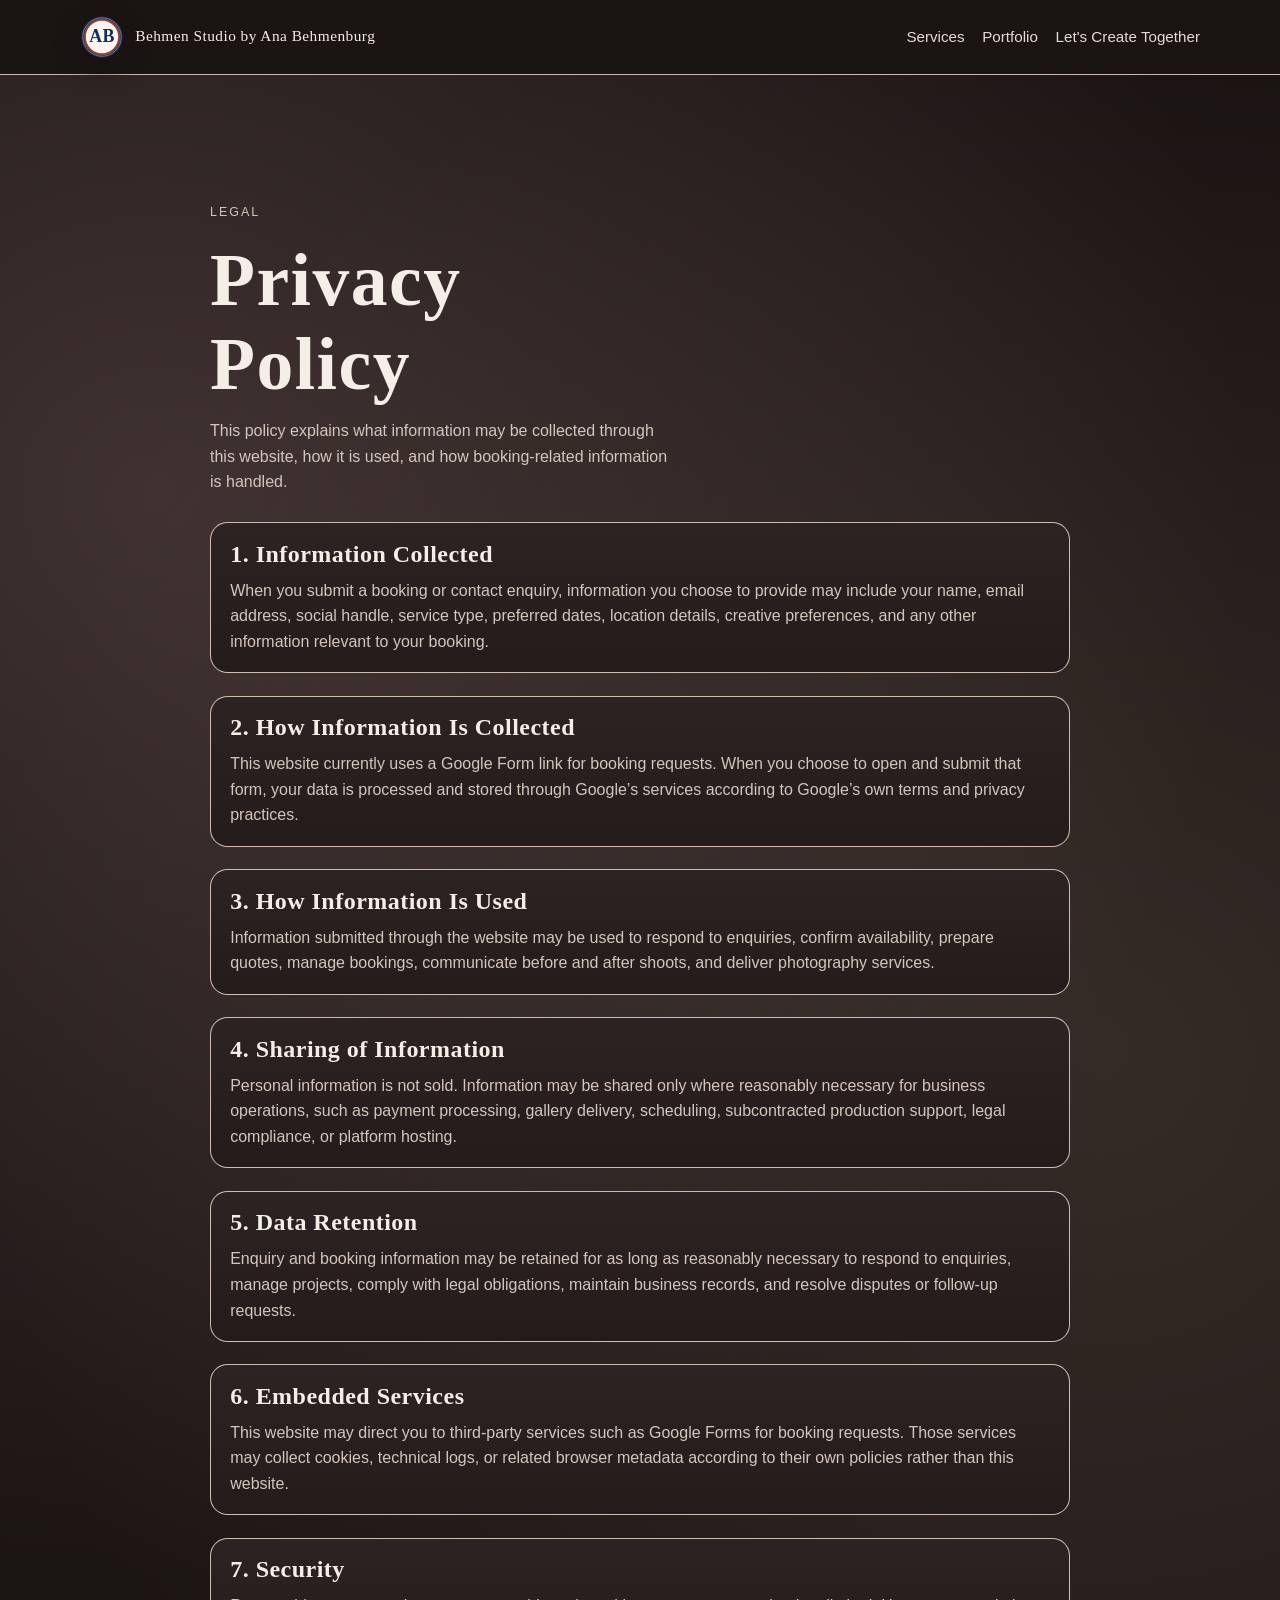
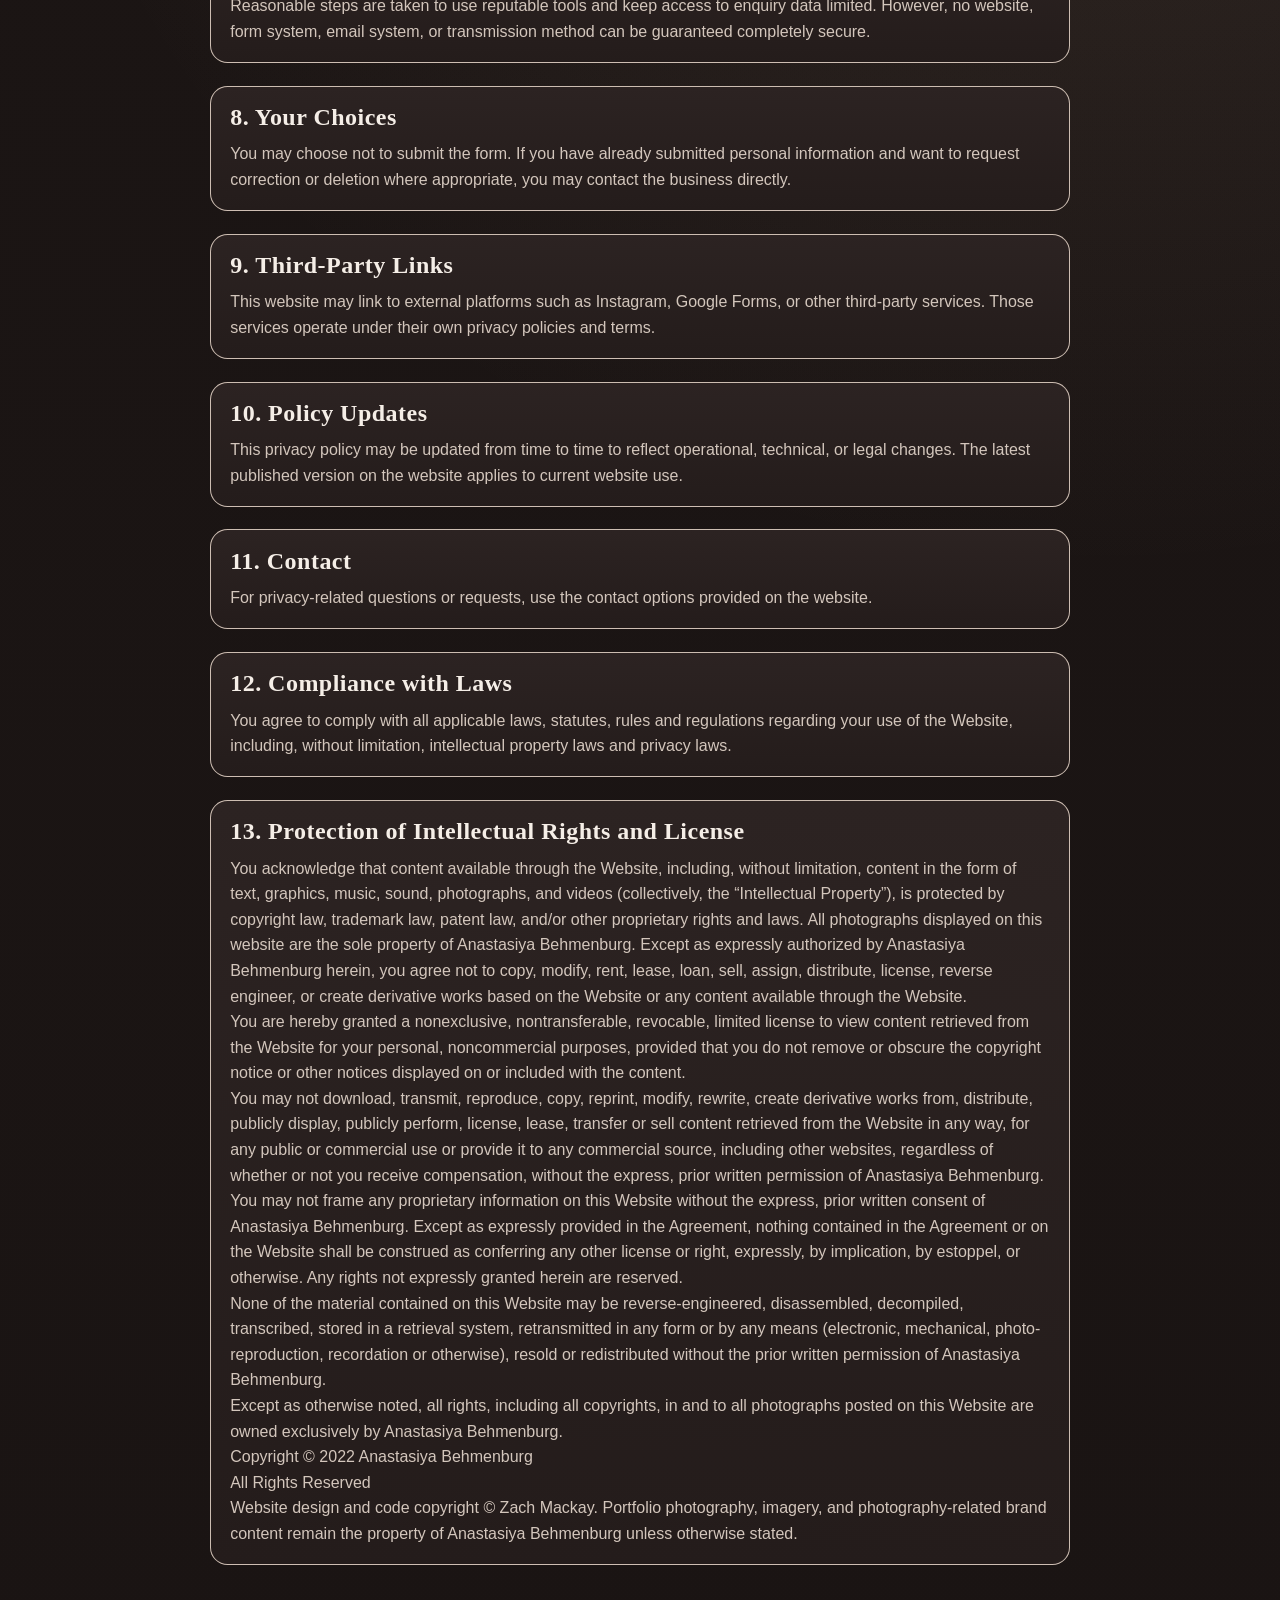
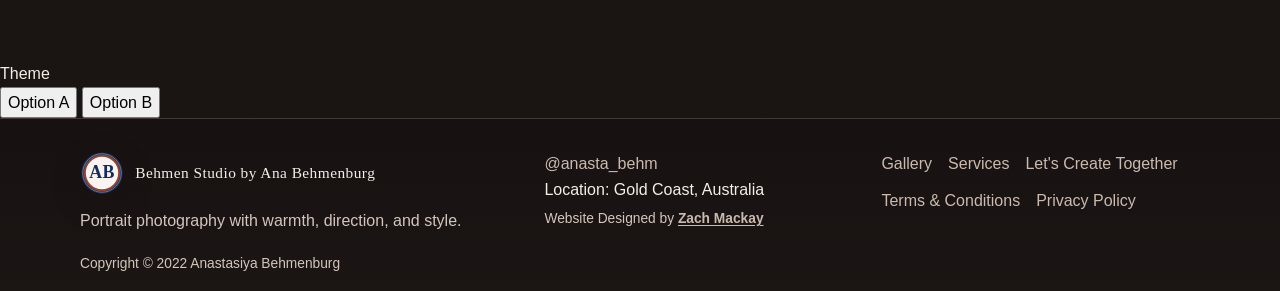
<file: privacy.html>
<!DOCTYPE html>
<html lang="en">
  <!-- Website designed by Zach Mackay: https://alexzander73.github.io/index.html -->
  <head>
    <meta charset="UTF-8" />
    <meta name="viewport" content="width=device-width, initial-scale=1.0" />
    <title>Behmen Studio by Ana Behmenburg | Privacy Policy</title>
    <meta name="author" content="Zach Mackay | https://alexzander73.github.io/index.html" />
    <meta
      name="designer"
      content="Website Designed by Zach Mackay | https://alexzander73.github.io/index.html"
    />
    <meta
      name="description"
      content="Privacy policy for Behmen Studio by Ana Behmenburg covering enquiry data, third-party booking links, retention, and contact rights."
    />
    <link rel="canonical" href="https://example.com/replace-with-live-url/privacy.html" />
    <script>
      try {
        const savedTheme = localStorage.getItem("ab-theme");
        if (savedTheme === "warm" || savedTheme === "requested") {
          document.documentElement.dataset.theme = savedTheme;
        }
      } catch (error) {}
    </script>
    <link id="site-favicon" rel="icon" type="image/svg+xml" href="assets/icons/logo-ab.svg" />
    <link rel="stylesheet" href="styles.css" />
  </head>
  <body class="policy-page">
    <a class="skip-link" href="#main-content">Skip to content</a>

    <header class="site-header is-scrolled" id="top">
      <div class="container nav-wrap">
        <a class="brand" href="index.html#home" aria-label="Behmen Studio by Ana Behmenburg home">
          <img class="brand-logo" src="assets/icons/logo-ab.svg" alt="" width="44" height="44" />
          <span>Behmen Studio by Ana Behmenburg</span>
        </a>

        <nav class="site-nav policy-nav" aria-label="Primary navigation">
          <a href="index.html#services">Services</a>
          <a href="index.html#gallery">Portfolio</a>
          <a href="index.html#contact">Let's Create Together</a>
        </nav>
      </div>
    </header>

    <main id="main-content" class="policy-main">
      <section class="section">
        <div class="container policy-wrap">
          <div class="section-head">
            <p class="kicker">Legal</p>
            <h1>Privacy Policy</h1>
            <p>
              This policy explains what information may be collected through this website, how it
              is used, and how booking-related information is handled.
            </p>
          </div>

          <div class="policy-content">
            <section>
              <h2>1. Information Collected</h2>
              <p>
                When you submit a booking or contact enquiry, information you choose to provide may
                include your name, email address, social handle, service type, preferred dates,
                location details, creative preferences, and any other information relevant to your
                booking.
              </p>
            </section>

            <section>
              <h2>2. How Information Is Collected</h2>
              <p>
                This website currently uses a Google Form link for booking requests. When you
                choose to open and submit that form, your data is processed and stored through
                Google’s services according to Google’s own terms and privacy practices.
              </p>
            </section>

            <section>
              <h2>3. How Information Is Used</h2>
              <p>
                Information submitted through the website may be used to respond to enquiries,
                confirm availability, prepare quotes, manage bookings, communicate before and after
                shoots, and deliver photography services.
              </p>
            </section>

            <section>
              <h2>4. Sharing of Information</h2>
              <p>
                Personal information is not sold. Information may be shared only where reasonably
                necessary for business operations, such as payment processing, gallery delivery,
                scheduling, subcontracted production support, legal compliance, or platform hosting.
              </p>
            </section>

            <section>
              <h2>5. Data Retention</h2>
              <p>
                Enquiry and booking information may be retained for as long as reasonably necessary
                to respond to enquiries, manage projects, comply with legal obligations, maintain
                business records, and resolve disputes or follow-up requests.
              </p>
            </section>

            <section>
              <h2>6. Embedded Services</h2>
              <p>
                This website may direct you to third-party services such as Google Forms for
                booking requests. Those services may collect cookies, technical logs, or related
                browser metadata according to their own policies rather than this website.
              </p>
            </section>

            <section>
              <h2>7. Security</h2>
              <p>
                Reasonable steps are taken to use reputable tools and keep access to enquiry data
                limited. However, no website, form system, email system, or transmission method can
                be guaranteed completely secure.
              </p>
            </section>

            <section>
              <h2>8. Your Choices</h2>
              <p>
                You may choose not to submit the form. If you have already submitted personal
                information and want to request correction or deletion where appropriate, you may
                contact the business directly.
              </p>
            </section>

            <section>
              <h2>9. Third-Party Links</h2>
              <p>
                This website may link to external platforms such as Instagram, Google Forms, or
                other third-party services. Those services operate under their own privacy policies
                and terms.
              </p>
            </section>

            <section>
              <h2>10. Policy Updates</h2>
              <p>
                This privacy policy may be updated from time to time to reflect operational,
                technical, or legal changes. The latest published version on the website applies to
                current website use.
              </p>
            </section>

            <section>
              <h2>11. Contact</h2>
              <p>
                For privacy-related questions or requests, use the contact options provided on the
                website.
              </p>
            </section>

            <section>
              <h2>12. Compliance with Laws</h2>
              <p>
                You agree to comply with all applicable laws, statutes, rules and regulations
                regarding your use of the Website, including, without limitation, intellectual
                property laws and privacy laws.
              </p>
            </section>

            <section>
              <h2>13. Protection of Intellectual Rights and License</h2>
              <p>
                You acknowledge that content available through the Website, including, without
                limitation, content in the form of text, graphics, music, sound, photographs, and
                videos (collectively, the “Intellectual Property”), is protected by copyright law,
                trademark law, patent law, and/or other proprietary rights and laws. All
                photographs displayed on this website are the sole property of Anastasiya
                Behmenburg. Except as expressly authorized by Anastasiya Behmenburg herein, you
                agree not to copy, modify, rent, lease, loan, sell, assign, distribute, license,
                reverse engineer, or create derivative works based on the Website or any content
                available through the Website.
              </p>
              <p>
                You are hereby granted a nonexclusive, nontransferable, revocable, limited license
                to view content retrieved from the Website for your personal, noncommercial
                purposes, provided that you do not remove or obscure the copyright notice or other
                notices displayed on or included with the content.
              </p>
              <p>
                You may not download, transmit, reproduce, copy, reprint, modify, rewrite, create
                derivative works from, distribute, publicly display, publicly perform, license,
                lease, transfer or sell content retrieved from the Website in any way, for any
                public or commercial use or provide it to any commercial source, including other
                websites, regardless of whether or not you receive compensation, without the
                express, prior written permission of Anastasiya Behmenburg.
              </p>
              <p>
                You may not frame any proprietary information on this Website without the express,
                prior written consent of Anastasiya Behmenburg. Except as expressly provided in the
                Agreement, nothing contained in the Agreement or on the Website shall be construed
                as conferring any other license or right, expressly, by implication, by estoppel,
                or otherwise. Any rights not expressly granted herein are reserved.
              </p>
              <p>
                None of the material contained on this Website may be reverse-engineered,
                disassembled, decompiled, transcribed, stored in a retrieval system, retransmitted
                in any form or by any means (electronic, mechanical, photo-reproduction,
                recordation or otherwise), resold or redistributed without the prior written
                permission of Anastasiya Behmenburg.
              </p>
              <p>
                Except as otherwise noted, all rights, including all copyrights, in and to all
                photographs posted on this Website are owned exclusively by Anastasiya Behmenburg.
              </p>
              <p>Copyright ©️ 2022 Anastasiya Behmenburg</p>
              <p>All Rights Reserved</p>
              <p>
                Website design and code copyright © Zach Mackay. Portfolio photography, imagery,
                and photography-related brand content remain the property of Anastasiya Behmenburg
                unless otherwise stated.
              </p>
            </section>
          </div>
        </div>
      </section>
    </main>

    <div class="theme-switcher" aria-label="Theme selector">
      <span class="theme-switcher-label">Theme</span>
      <div class="theme-options" role="group" aria-label="Color theme options">
        <button class="theme-btn" type="button" data-theme-choice="warm" aria-pressed="false">Option A</button>
        <button class="theme-btn" type="button" data-theme-choice="requested" aria-pressed="false">Option B</button>
      </div>
    </div>

    <footer class="site-footer">
      <div class="container footer-grid">
        <div>
          <p class="brand footer-brand">
            <img class="brand-logo" src="assets/icons/logo-ab.svg" alt="" width="44" height="44" />
            <span>Behmen Studio by Ana Behmenburg</span>
          </p>
          <p class="footer-tagline">Portrait photography with warmth, direction, and style.</p>
        </div>

        <div>
          <p><a href="https://www.instagram.com/anasta_behm/" target="_blank" rel="noreferrer">@anasta_behm</a></p>
          <p>Location: Gold Coast, Australia</p>
          <p class="designer-credit">
            Website Designed by
            <a href="https://alexzander73.github.io/index.html" target="_blank" rel="noreferrer">
              Zach Mackay
            </a>
          </p>
        </div>

        <nav aria-label="Footer links" class="footer-links">
          <a href="index.html#gallery">Gallery</a>
          <a href="index.html#services">Services</a>
          <a href="index.html#contact">Let's Create Together</a>
          <a href="terms.html">Terms &amp; Conditions</a>
          <a href="privacy.html">Privacy Policy</a>
        </nav>
      </div>
      <p class="copyright">
        Copyright ©️ 2022 Anastasiya Behmenburg
      </p>
    </footer>

    <script src="script.js" defer></script>
  </body>
</html>
</file>
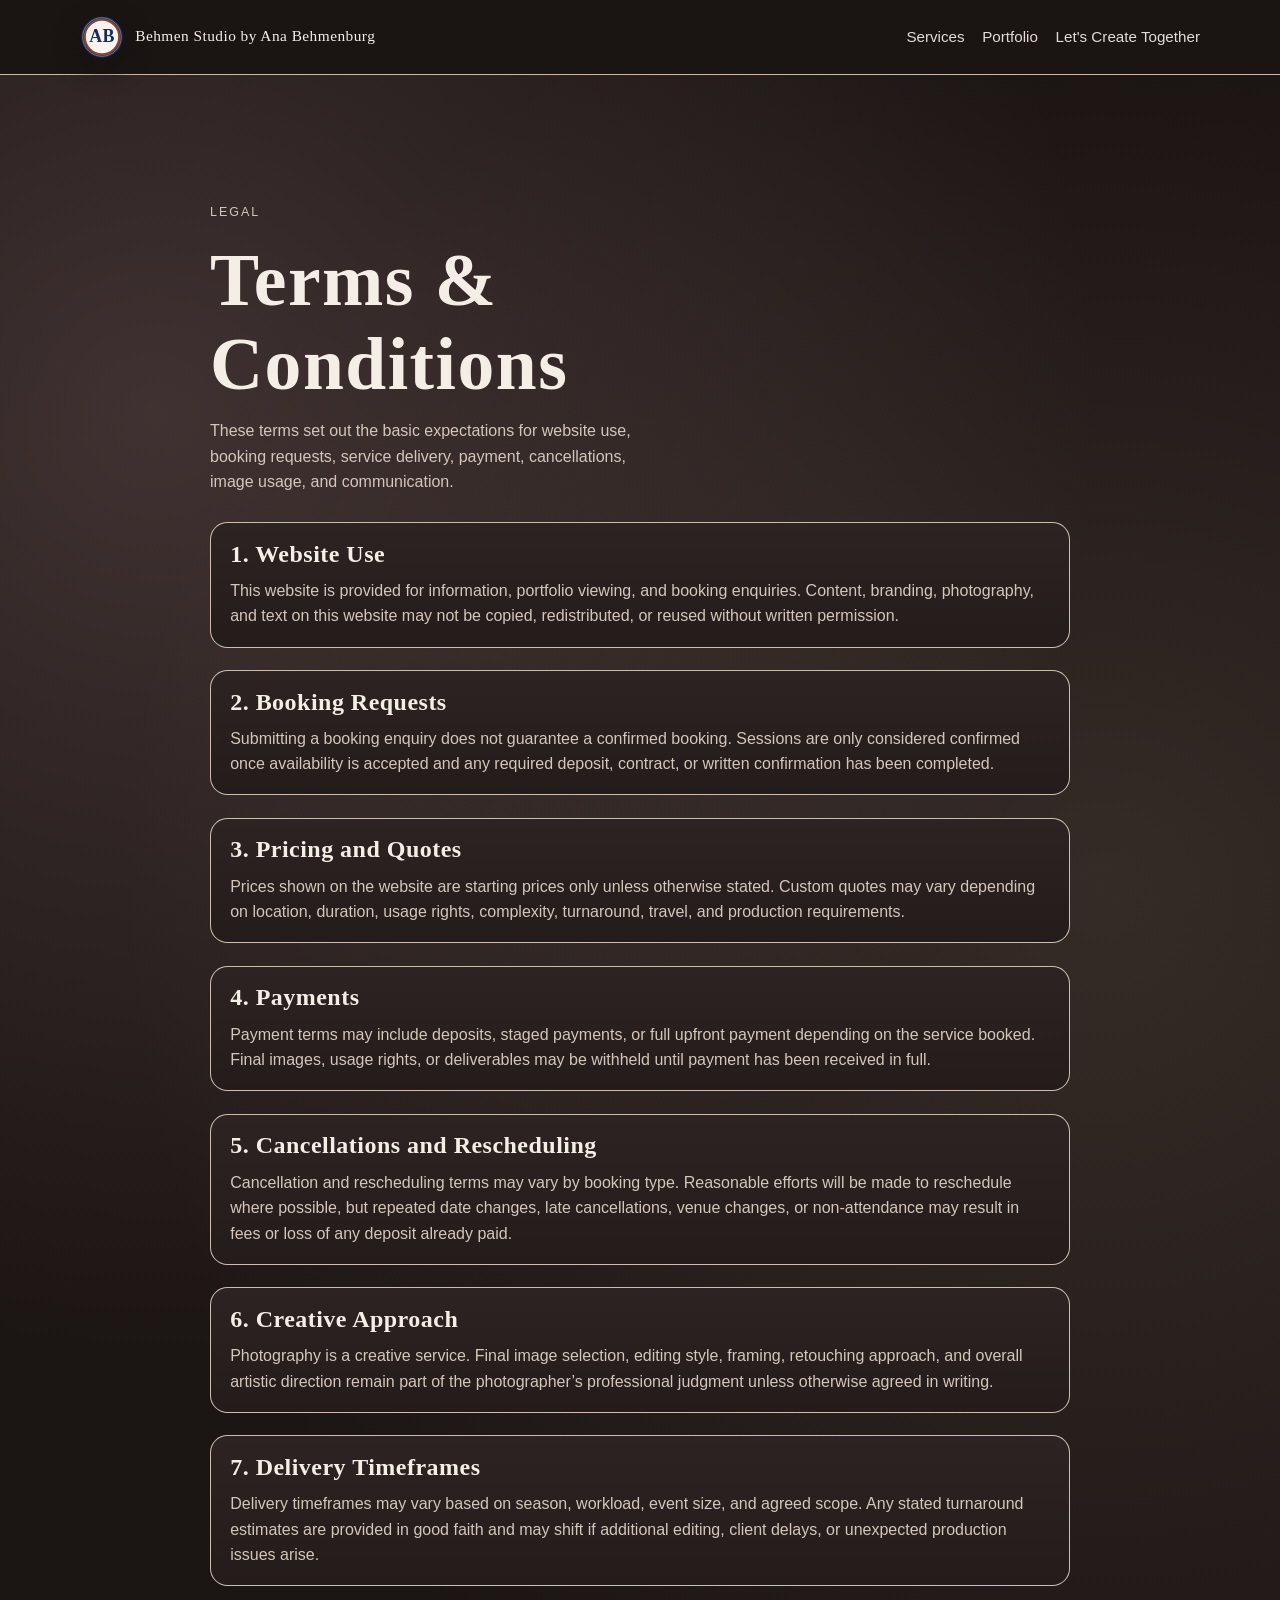
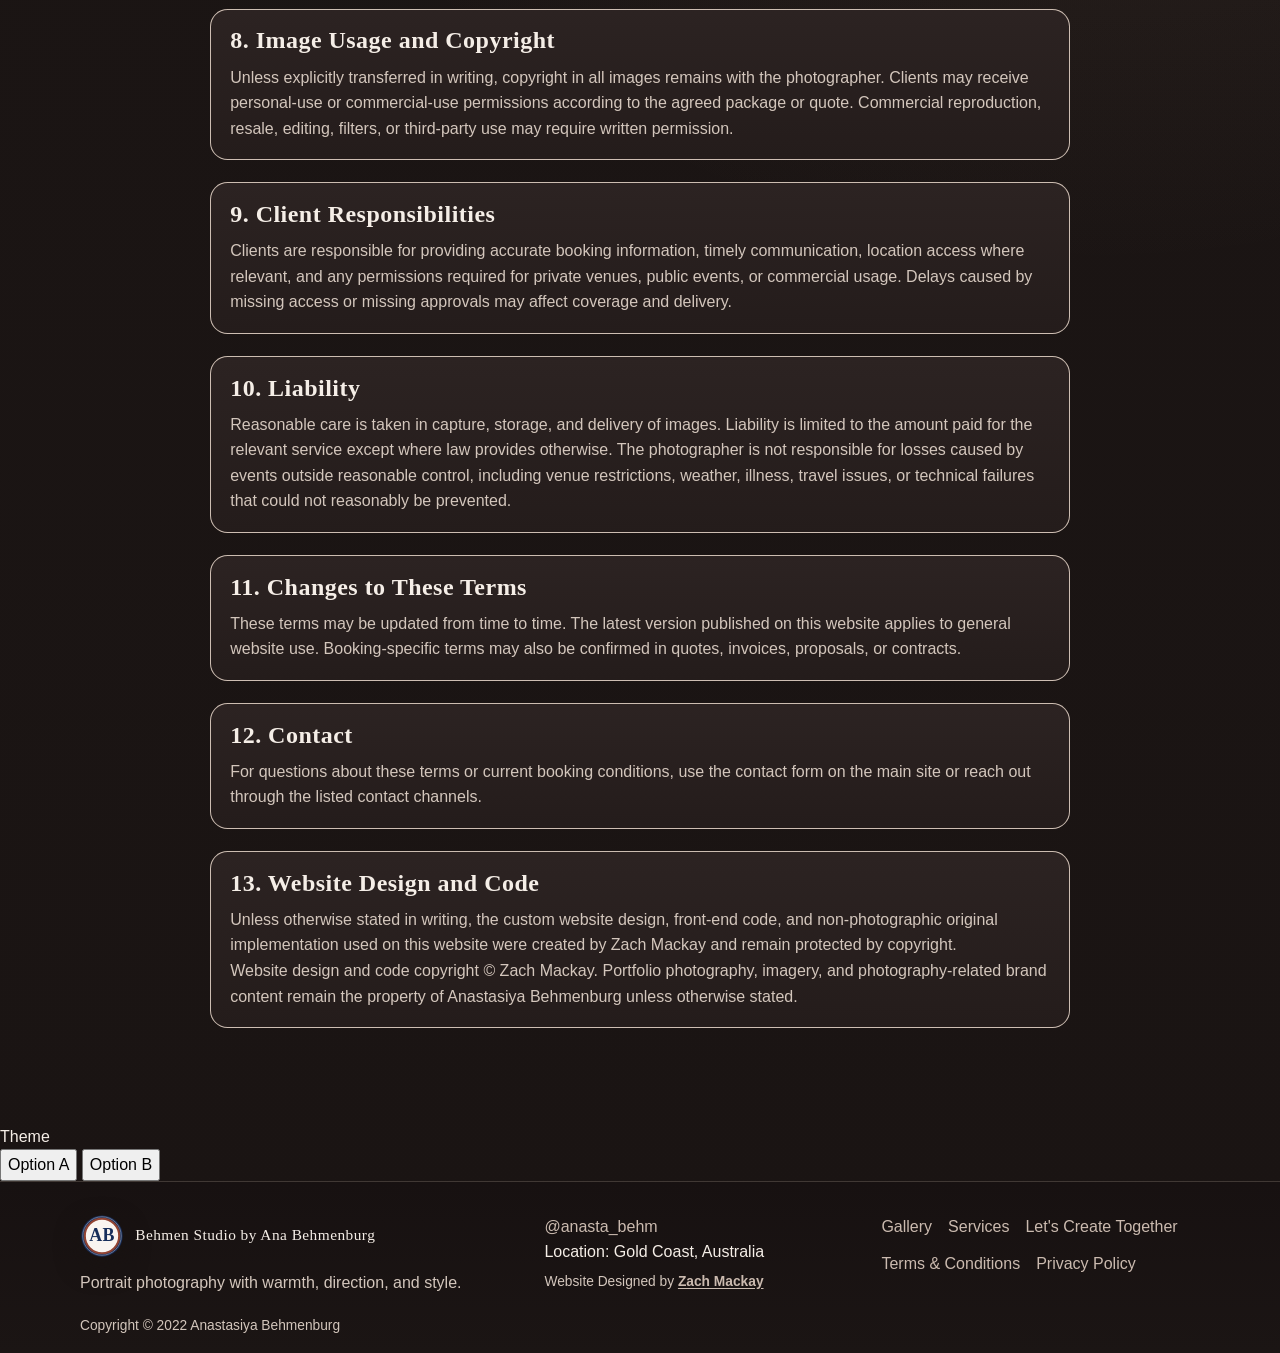
<file: terms.html>
<!DOCTYPE html>
<html lang="en">
  <!-- Website designed by Zach Mackay: https://alexzander73.github.io/index.html -->
  <head>
    <meta charset="UTF-8" />
    <meta name="viewport" content="width=device-width, initial-scale=1.0" />
    <title>Behmen Studio by Ana Behmenburg | Terms &amp; Conditions</title>
    <meta name="author" content="Zach Mackay | https://alexzander73.github.io/index.html" />
    <meta
      name="designer"
      content="Website Designed by Zach Mackay | https://alexzander73.github.io/index.html"
    />
    <meta
      name="description"
      content="Terms and conditions for Behmen Studio by Ana Behmenburg covering website use, bookings, cancellations, image delivery, and client responsibilities."
    />
    <link rel="canonical" href="https://example.com/replace-with-live-url/terms.html" />
    <script>
      try {
        const savedTheme = localStorage.getItem("ab-theme");
        if (savedTheme === "warm" || savedTheme === "requested") {
          document.documentElement.dataset.theme = savedTheme;
        }
      } catch (error) {}
    </script>
    <link id="site-favicon" rel="icon" type="image/svg+xml" href="assets/icons/logo-ab.svg" />
    <link rel="stylesheet" href="styles.css" />
  </head>
  <body class="policy-page">
    <a class="skip-link" href="#main-content">Skip to content</a>

    <header class="site-header is-scrolled" id="top">
      <div class="container nav-wrap">
        <a class="brand" href="index.html#home" aria-label="Behmen Studio by Ana Behmenburg home">
          <img class="brand-logo" src="assets/icons/logo-ab.svg" alt="" width="44" height="44" />
          <span>Behmen Studio by Ana Behmenburg</span>
        </a>

        <nav class="site-nav policy-nav" aria-label="Primary navigation">
          <a href="index.html#services">Services</a>
          <a href="index.html#gallery">Portfolio</a>
          <a href="index.html#contact">Let's Create Together</a>
        </nav>
      </div>
    </header>

    <main id="main-content" class="policy-main">
      <section class="section">
        <div class="container policy-wrap">
          <div class="section-head">
            <p class="kicker">Legal</p>
            <h1>Terms &amp; Conditions</h1>
            <p>
              These terms set out the basic expectations for website use, booking requests,
              service delivery, payment, cancellations, image usage, and communication.
            </p>
          </div>

          <div class="policy-content">
            <section>
              <h2>1. Website Use</h2>
              <p>
                This website is provided for information, portfolio viewing, and booking enquiries.
                Content, branding, photography, and text on this website may not be copied,
                redistributed, or reused without written permission.
              </p>
            </section>

            <section>
              <h2>2. Booking Requests</h2>
              <p>
                Submitting a booking enquiry does not guarantee a confirmed booking. Sessions are
                only considered confirmed once availability is accepted and any required deposit,
                contract, or written confirmation has been completed.
              </p>
            </section>

            <section>
              <h2>3. Pricing and Quotes</h2>
              <p>
                Prices shown on the website are starting prices only unless otherwise stated.
                Custom quotes may vary depending on location, duration, usage rights, complexity,
                turnaround, travel, and production requirements.
              </p>
            </section>

            <section>
              <h2>4. Payments</h2>
              <p>
                Payment terms may include deposits, staged payments, or full upfront payment
                depending on the service booked. Final images, usage rights, or deliverables may be
                withheld until payment has been received in full.
              </p>
            </section>

            <section>
              <h2>5. Cancellations and Rescheduling</h2>
              <p>
                Cancellation and rescheduling terms may vary by booking type. Reasonable efforts
                will be made to reschedule where possible, but repeated date changes, late
                cancellations, venue changes, or non-attendance may result in fees or loss of any
                deposit already paid.
              </p>
            </section>

            <section>
              <h2>6. Creative Approach</h2>
              <p>
                Photography is a creative service. Final image selection, editing style, framing,
                retouching approach, and overall artistic direction remain part of the photographer’s
                professional judgment unless otherwise agreed in writing.
              </p>
            </section>

            <section>
              <h2>7. Delivery Timeframes</h2>
              <p>
                Delivery timeframes may vary based on season, workload, event size, and agreed
                scope. Any stated turnaround estimates are provided in good faith and may shift if
                additional editing, client delays, or unexpected production issues arise.
              </p>
            </section>

            <section>
              <h2>8. Image Usage and Copyright</h2>
              <p>
                Unless explicitly transferred in writing, copyright in all images remains with the
                photographer. Clients may receive personal-use or commercial-use permissions
                according to the agreed package or quote. Commercial reproduction, resale, editing,
                filters, or third-party use may require written permission.
              </p>
            </section>

            <section>
              <h2>9. Client Responsibilities</h2>
              <p>
                Clients are responsible for providing accurate booking information, timely
                communication, location access where relevant, and any permissions required for
                private venues, public events, or commercial usage. Delays caused by missing access
                or missing approvals may affect coverage and delivery.
              </p>
            </section>

            <section>
              <h2>10. Liability</h2>
              <p>
                Reasonable care is taken in capture, storage, and delivery of images. Liability is
                limited to the amount paid for the relevant service except where law provides
                otherwise. The photographer is not responsible for losses caused by events outside
                reasonable control, including venue restrictions, weather, illness, travel issues,
                or technical failures that could not reasonably be prevented.
              </p>
            </section>

            <section>
              <h2>11. Changes to These Terms</h2>
              <p>
                These terms may be updated from time to time. The latest version published on this
                website applies to general website use. Booking-specific terms may also be confirmed
                in quotes, invoices, proposals, or contracts.
              </p>
            </section>

            <section>
              <h2>12. Contact</h2>
              <p>
                For questions about these terms or current booking conditions, use the contact form
                on the main site or reach out through the listed contact channels.
              </p>
            </section>

            <section>
              <h2>13. Website Design and Code</h2>
              <p>
                Unless otherwise stated in writing, the custom website design, front-end code, and
                non-photographic original implementation used on this website were created by Zach
                Mackay and remain protected by copyright.
              </p>
              <p>
                Website design and code copyright © Zach Mackay. Portfolio photography, imagery,
                and photography-related brand content remain the property of Anastasiya Behmenburg
                unless otherwise stated.
              </p>
            </section>
          </div>
        </div>
      </section>
    </main>

    <div class="theme-switcher" aria-label="Theme selector">
      <span class="theme-switcher-label">Theme</span>
      <div class="theme-options" role="group" aria-label="Color theme options">
        <button class="theme-btn" type="button" data-theme-choice="warm" aria-pressed="false">Option A</button>
        <button class="theme-btn" type="button" data-theme-choice="requested" aria-pressed="false">Option B</button>
      </div>
    </div>

    <footer class="site-footer">
      <div class="container footer-grid">
        <div>
          <p class="brand footer-brand">
            <img class="brand-logo" src="assets/icons/logo-ab.svg" alt="" width="44" height="44" />
            <span>Behmen Studio by Ana Behmenburg</span>
          </p>
          <p class="footer-tagline">Portrait photography with warmth, direction, and style.</p>
        </div>

        <div>
          <p><a href="https://www.instagram.com/anasta_behm/" target="_blank" rel="noreferrer">@anasta_behm</a></p>
          <p>Location: Gold Coast, Australia</p>
          <p class="designer-credit">
            Website Designed by
            <a href="https://alexzander73.github.io/index.html" target="_blank" rel="noreferrer">
              Zach Mackay
            </a>
          </p>
        </div>

        <nav aria-label="Footer links" class="footer-links">
          <a href="index.html#gallery">Gallery</a>
          <a href="index.html#services">Services</a>
          <a href="index.html#contact">Let's Create Together</a>
          <a href="terms.html">Terms &amp; Conditions</a>
          <a href="privacy.html">Privacy Policy</a>
        </nav>
      </div>
      <p class="copyright">
        Copyright ©️ 2022 Anastasiya Behmenburg
      </p>
    </footer>

    <script src="script.js" defer></script>
  </body>
</html>
</file>
<file: styles.css>
/* Website designed by Zach Mackay: https://alexzander73.github.io/index.html */
/* Most normal text and photo updates should be done in index.html and script.js.
   This file is mainly for design changes like colors, spacing, and layout. */
:root {
  --white: #FFFFFF;
  --white-soft: #f7e5d7cc;
  --slate: #d3c6bc;
  --charcoal: #241c1b;
  --navy: #5f4748;
  --rust: #d8a9a3;
  --ivory: #f5eee7;
  --ink: #1a1413;
  --charcoal-soft: rgba(24, 18, 17, 0.82);
  --bg: #1a1413;
  --bg-soft: #241c1b;
  --card: #2c2322;
  --text: #f5eee7;
  --muted: #d3c6bc;
  --accent: #d9b89b;
  --accent-2: #b58f8e;
  --line: rgba(255, 236, 217, 0.16);
  --shadow: 0 24px 44px rgba(0, 0, 0, 0.28);
  --surface-panel: linear-gradient(180deg, #2c2322, #241c1b);
  --surface-panel-deep: linear-gradient(180deg, #171111, #1b1514);
  --surface-accent: linear-gradient(120deg, #e6cbb6, #d8a9a3);
  --surface-frame: linear-gradient(140deg, rgba(251, 224, 203, 0.35), rgba(121, 82, 84, 0.32));
  --page-background:
    radial-gradient(circle at 12% 14%, rgba(181, 143, 142, 0.25), rgba(26, 20, 19, 0) 34%),
    radial-gradient(circle at 86% 30%, rgba(217, 184, 155, 0.14), rgba(26, 20, 19, 0) 42%),
    linear-gradient(180deg, #171111, #1b1514 38%, #1a1413 100%);
  --radius: 1.1rem;
  --radius-lg: 1.7rem;
  --container: min(1120px, 92vw);
  --headline: "Iowan Old Style", "Palatino Linotype", "Book Antiqua", Palatino, serif;
  --body: "Avenir Next", "Segoe UI", "Helvetica Neue", sans-serif;
}

html[data-theme="requested"] {
  --white: #FFFFFF;
  --white-soft: #ffffffcc;
  --slate: #9095a7ff;
  --charcoal: #191919ff;
  --navy: #162d5aff;
  --rust: #914332ff;
  --ivory: #f9f4f0ff;
  --ink: #0f1722ff;
  --charcoal-soft: #191919cc;
  --bg: var(--ink);
  --bg-soft: var(--charcoal);
  --card: var(--navy);
  --text: var(--ivory);
  --muted: var(--slate);
  --accent: var(--rust);
  --accent-2: var(--navy);
  --line: var(--white-soft);
  --shadow: 0 24px 44px var(--charcoal-soft);
  --surface-panel: linear-gradient(180deg, var(--charcoal), var(--navy));
  --surface-panel-deep: linear-gradient(180deg, var(--ink), var(--charcoal));
  --surface-accent: linear-gradient(135deg, var(--rust), var(--navy));
  --surface-frame: linear-gradient(145deg, var(--white-soft), var(--navy));
  --page-background:
    radial-gradient(circle at 16% 10%, var(--rust), rgba(15, 23, 34, 0) 26%),
    radial-gradient(circle at 50% 118%, var(--navy), rgba(15, 23, 34, 0) 34%),
    linear-gradient(180deg, var(--charcoal) 0%, var(--ink) 68%, var(--navy) 100%);
}

html[data-theme="requested"] .hero .btn-primary,
html[data-theme="requested"] .hero-cta-row .btn-primary,
html[data-theme="requested"] .nav-booking-btn {
  background: linear-gradient(135deg, var(--ivory), var(--ivory));
  border-color: var(--white-soft);
  color: var(--ink);
}

html[data-theme="requested"] .brand-logo {
  box-shadow: 0 10px 24px var(--charcoal-soft);
}

html[data-theme="requested"] #services .session-card,
html[data-theme="requested"] [aria-labelledby="session-types-title"] .session-card {
  background: linear-gradient(165deg, var(--charcoal), var(--rust));
  border-color: var(--white-soft);
}

html[data-theme="requested"] #services .service-price,
html[data-theme="requested"] [aria-labelledby="session-types-title"] .service-price {
  color: var(--ivory);
}

html[data-theme="requested"] .offer-card {
  background: linear-gradient(165deg, var(--navy), var(--ink));
  border-color: var(--white-soft);
}

html[data-theme="requested"] .offer-card-dark-text,
html[data-theme="requested"] .offer-card-dark-text h3,
html[data-theme="requested"] .offer-card-dark-text li {
  color: var(--ivory);
}

html[data-theme="requested"] .contact .btn-primary,
html[data-theme="requested"] .closing-cta .btn-primary {
  background: linear-gradient(135deg, var(--navy), var(--ink));
  border-color: var(--white-soft);
  color: var(--ivory);
}

html[data-theme="requested"] .contact-card {
  background: linear-gradient(168deg, var(--navy), var(--ink));
  border-color: var(--white-soft);
}

html[data-theme="requested"] .form-label,
html[data-theme="requested"] .form-status,
html[data-theme="requested"] .form-status.is-success {
  color: var(--ivory);
}

html[data-theme="requested"] .form-note {
  color: var(--white-soft);
}

html[data-theme="requested"] .form-control {
  border-color: var(--white-soft);
  color: var(--ivory);
  background: rgba(15, 23, 34, 0.48);
}

html[data-theme="requested"] .form-control::placeholder {
  color: var(--white-soft);
}

html[data-theme="requested"] .form-control:focus {
  border-color: var(--ivory);
  box-shadow: 0 0 0 3px rgba(249, 244, 240, 0.14);
  background: rgba(15, 23, 34, 0.76);
}

html[data-theme="requested"] .form-status.is-error {
  color: var(--white);
}

html[data-theme="requested"] .theme-btn.is-active {
  background: linear-gradient(135deg, var(--navy), var(--navy));
  border-color: var(--white-soft);
  color: var(--ivory);
}

* {
  box-sizing: border-box;
}

html {
  scroll-behavior: smooth;
}

body {
  margin: 0;
  font-family: var(--body);
  color: var(--text);
  background: var(--page-background);
  line-height: 1.6;
}

img {
  max-width: 100%;
  display: block;
}

a {
  color: inherit;
}

.skip-link {
  position: absolute;
  left: 0.75rem;
  top: -4rem;
  background: var(--white);
  color: var(--ink);
  padding: 0.5rem 0.75rem;
  border-radius: 0.5rem;
  z-index: 9999;
}

.skip-link:focus {
  top: 0.75rem;
}

.container {
  width: var(--container);
  margin-inline: auto;
}

.section {
  padding: clamp(3.5rem, 8vw, 6rem) 0;
}

h1,
h2,
h3 {
  margin: 0;
  font-family: var(--headline);
  letter-spacing: 0.02em;
  line-height: 1.15;
}

h1 {
  font-size: clamp(2rem, 8vw, 4.6rem);
}

h2 {
  font-size: clamp(1.65rem, 4vw, 3rem);
}

h3 {
  font-size: clamp(1.2rem, 2vw, 1.7rem);
}

p {
  margin: 0;
}

ul {
  margin: 0;
  padding-left: 1.2rem;
}

.section-head {
  max-width: 52ch;
  margin-bottom: 1.7rem;
}

.section-head p {
  margin-top: 0.7rem;
  color: var(--muted);
}

.btn {
  display: inline-flex;
  align-items: center;
  justify-content: center;
  gap: 0.45rem;
  padding: 0.85rem 1.4rem;
  border-radius: 999px;
  border: 1px solid var(--charcoal-soft);
  text-decoration: none;
  font-weight: 600;
  transition: transform 220ms ease, background-color 220ms ease, border-color 220ms ease;
}

.btn:hover,
.btn:focus-visible {
  transform: translateY(-2px);
}

.btn:disabled {
  opacity: 0.75;
  cursor: wait;
  transform: none;
}

.btn-primary {
  background: var(--surface-accent);
  border-color: var(--white-soft);
  color: var(--ink);
}

.btn-secondary {
  border-color: var(--white-soft);
  background: var(--white-soft);
  color: var(--ink);
}

.text-link {
  display: inline-block;
  margin-top: 1rem;
  color: var(--accent);
  text-decoration: none;
  border-bottom: 1px solid var(--accent);
}

.site-header {
  position: fixed;
  inset: 0 0 auto;
  z-index: 100;
  transition: background-color 260ms ease, backdrop-filter 260ms ease, border-color 260ms ease;
  border-bottom: 1px solid transparent;
}

.site-header.is-scrolled {
  background: var(--ink);
  backdrop-filter: blur(8px);
  border-color: var(--white-soft);
}

.nav-wrap {
  display: flex;
  align-items: center;
  justify-content: space-between;
  min-height: 4.6rem;
  gap: 1rem;
}

.brand {
  display: inline-flex;
  align-items: center;
  gap: 0.7rem;
  text-decoration: none;
  font-family: var(--headline);
  letter-spacing: 0.03em;
  font-size: clamp(0.92rem, 1.2vw, 1.08rem);
  line-height: 1.1;
  max-width: min(26rem, calc(100vw - 7rem));
}

.brand span {
  display: block;
}

.brand-logo {
  width: 2.75rem;
  height: 2.75rem;
  flex: 0 0 auto;
  border-radius: 999px;
  box-shadow: 0 10px 24px var(--charcoal-soft);
}

.footer-brand {
  margin: 0;
  max-width: none;
}

.site-nav {
  display: flex;
  align-items: center;
  gap: 1.1rem;
}

.site-nav a {
  text-decoration: none;
  color: var(--text);
  opacity: 0.92;
  font-size: 0.95rem;
}

.site-nav > a:not(.btn):hover,
.site-nav > a:not(.btn):focus-visible {
  opacity: 1;
  color: var(--white);
}

.menu-toggle {
  display: none;
  width: 2.75rem;
  height: 2.75rem;
  background: var(--charcoal-soft);
  border: 1px solid var(--white-soft);
  border-radius: 0.8rem;
  padding: 0.55rem;
  cursor: pointer;
}

.menu-toggle span {
  display: block;
  width: 100%;
  height: 2px;
  margin: 0.3rem 0;
  background: var(--white);
  transition: transform 240ms ease, opacity 240ms ease;
}

.menu-toggle.is-open span:nth-child(1) {
  transform: translateY(8px) rotate(45deg);
}

.menu-toggle.is-open span:nth-child(2) {
  opacity: 0;
}

.menu-toggle.is-open span:nth-child(3) {
  transform: translateY(-8px) rotate(-45deg);
}

.hero {
  position: relative;
  min-height: 96vh;
  padding-top: 7rem;
  display: grid;
  align-items: center;
  overflow: hidden;
  isolation: isolate;
}

.hero-bg {
  position: absolute;
  inset: 0;
  background: url("assets/images/web/hero-main.webp") center/cover no-repeat;
  transform: scale(1.05);
  animation: hero-drift 24s ease-in-out infinite alternate;
}

.grain {
  position: absolute;
  inset: 0;
  pointer-events: none;
  opacity: 0.44;
  z-index: 1;
  background-image:
    linear-gradient(120deg, var(--charcoal-soft), var(--ink)),
    radial-gradient(var(--white-soft) 0.45px, rgba(255, 255, 255, 0) 0.6px);
  background-size: auto, 5px 5px;
}

@keyframes hero-drift {
  0% {
    transform: scale(1.05) translate3d(0, 0, 0);
  }
  100% {
    transform: scale(1.1) translate3d(-1.2%, -1.2%, 0);
  }
}

.hero-content {
  position: relative;
  z-index: 2;
  max-width: 48rem;
}

.hero-content h1,
.hero-subheadline {
  text-shadow: 0 4px 18px var(--charcoal-soft);
}

.kicker {
  margin-bottom: 0.9rem;
  text-transform: uppercase;
  letter-spacing: 0.16em;
  font-size: 0.78rem;
  color: var(--white-soft);
}

.hero-subheadline {
  margin-top: 1.15rem;
  max-width: 45ch;
  font-size: clamp(1rem, 2.2vw, 1.25rem);
  color: var(--ivory);
}

.hero-cta-row {
  margin-top: 1.7rem;
  display: flex;
  flex-wrap: wrap;
  gap: 0.75rem;
}

.hero-cards {
  position: absolute;
  right: max(4vw, 1.25rem);
  bottom: clamp(1.2rem, 4vw, 2.8rem);
  z-index: 1;
  width: min(34rem, 43vw);
  min-height: 17rem;
  pointer-events: none;
}

.hero-card {
  position: absolute;
  margin: 0;
  border-radius: 1rem;
  overflow: hidden;
  border: 1px solid var(--white-soft);
  box-shadow: var(--shadow);
  background: var(--surface-panel);
}

.hero-card img {
  width: 100%;
  height: 100%;
  object-fit: cover;
}

.card-a {
  left: 8%;
  width: 36%;
  aspect-ratio: 3 / 4;
  transform: rotate(-8deg);
  animation: float-a 7s ease-in-out infinite;
}

.card-b {
  left: 35%;
  width: 38%;
  aspect-ratio: 3 / 4;
  transform: rotate(4deg);
  animation: float-b 8s ease-in-out infinite;
}

.card-c {
  left: 62%;
  top: 20%;
  width: 32%;
  aspect-ratio: 3 / 4;
  transform: rotate(10deg);
  animation: float-c 9s ease-in-out infinite;
}

@keyframes float-a {
  50% {
    transform: rotate(-10deg) translateY(-5px);
  }
}

@keyframes float-b {
  50% {
    transform: rotate(2deg) translateY(-8px);
  }
}

@keyframes float-c {
  50% {
    transform: rotate(8deg) translateY(-6px);
  }
}

.badges {
  border-block: 1px solid var(--line);
  background: var(--charcoal-soft);
}

.badge-row {
  display: flex;
  gap: 0.8rem;
  flex-wrap: wrap;
}

.badge-pill {
  margin: 0;
  padding: 0.45rem 0.9rem;
  border: 1px solid var(--white-soft);
  border-radius: 999px;
  background: var(--ink);
  color: var(--white);
  font-size: 0.9rem;
}

.frame-image {
  position: relative;
  border-radius: var(--radius-lg);
  padding: 0.55rem;
  background: var(--surface-frame);
  box-shadow: var(--shadow);
}

.frame-image::before {
  content: "";
  position: absolute;
  inset: 0.55rem;
  border-radius: calc(var(--radius-lg) - 0.45rem);
  border: 1px solid var(--white-soft);
  pointer-events: none;
}

.frame-image img {
  width: 100%;
  border-radius: calc(var(--radius-lg) - 0.45rem);
  min-height: 12rem;
  object-fit: cover;
  background: linear-gradient(135deg, var(--navy), var(--charcoal));
}

.image-missing img,
.hero-card.image-missing img {
  opacity: 0;
}

.image-missing::after,
.hero-card.image-missing::after {
  content: "Image placeholder";
  position: absolute;
  inset: auto 0.9rem 0.9rem;
  font-size: 0.78rem;
  letter-spacing: 0.04em;
  color: var(--white-soft);
}

.filter-row {
  display: flex;
  flex-wrap: wrap;
  gap: 0.55rem;
  margin-bottom: 1.25rem;
}

.filter-btn {
  border: 1px solid var(--white-soft);
  background: var(--charcoal-soft);
  border-radius: 999px;
  color: var(--text);
  padding: 0.45rem 0.9rem;
  cursor: pointer;
}

.filter-btn.is-active {
  background: var(--surface-accent);
  color: var(--white);
  border-color: var(--white-soft);
}

.gallery-grid {
  display: grid;
  grid-template-columns: repeat(2, minmax(0, 1fr));
  grid-auto-rows: 8px;
  gap: 0.9rem;
}

.gallery-item {
  position: relative;
  appearance: none;
  padding: 0;
  text-align: left;
  border-radius: var(--radius);
  overflow: hidden;
  border: 1px solid var(--white-soft);
  cursor: zoom-in;
  background: var(--surface-panel);
  grid-row: span var(--span, 28);
}

.gallery-item.gallery-item-reveal {
  opacity: 0;
  transform: translateY(24px) scale(0.985);
  transition:
    opacity 680ms ease var(--gallery-reveal-delay, 0ms),
    transform 680ms cubic-bezier(0.22, 0.61, 0.36, 1) var(--gallery-reveal-delay, 0ms),
    border-color 220ms ease;
  will-change: opacity, transform;
}

.gallery-item.gallery-item-reveal.is-visible {
  opacity: 1;
  transform: translateY(0) scale(1);
}

.gallery-item img {
  width: 100%;
  height: 100%;
  object-fit: cover;
  transition: transform 350ms ease;
}

.gallery-item:hover img,
.gallery-item:focus-visible img {
  transform: scale(1.04);
}

.gallery-actions {
  margin-top: 1.2rem;
  display: flex;
  justify-content: center;
}

.gallery-load-more[hidden] {
  display: none;
}

.experience {
  border-top: 1px solid var(--line);
}

.experience-steps {
  display: grid;
  gap: 0.95rem;
}

.step-card {
  background: linear-gradient(170deg, var(--charcoal), var(--navy));
  border: 1px solid var(--white-soft);
  border-radius: var(--radius);
  padding: 1.2rem;
}

.step-no {
  margin-bottom: 0.65rem;
  color: var(--accent);
  letter-spacing: 0.14em;
  font-size: 0.78rem;
}

.step-card p:last-child {
  color: var(--muted);
  margin-top: 0.55rem;
}

.session-grid {
  display: grid;
  gap: 1rem;
}

.session-card {
  background: var(--surface-panel);
  border: 1px solid var(--white-soft);
  border-radius: var(--radius);
  padding: 1rem;
  display: flex;
  flex-direction: column;
}

.session-media {
  margin-bottom: 0.9rem;
}

.session-media img {
  aspect-ratio: 4 / 3;
}

.session-card p {
  margin-top: 0.55rem;
  color: var(--muted);
}

.service-meta {
  margin-top: auto;
  display: grid;
  gap: 0;
  padding-top: 1rem;
}

.service-price {
  margin-top: 0;
  color: var(--white);
  font-family: var(--headline);
  font-size: 1.1rem;
  letter-spacing: 0.04em;
  text-transform: uppercase;
}

.service-cta {
  margin-top: 0;
  width: 100%;
}

.offer-wrap {
  display: grid;
  gap: 1rem;
  align-items: center;
}

.offer-card {
  border: 1px solid var(--white-soft);
  border-radius: var(--radius-lg);
  padding: 1.2rem;
  background: var(--surface-accent);
}

.offer-card-dark-text,
.offer-card-dark-text h3,
.offer-card-dark-text li,
.nav-booking-btn {
  color: var(--ink);
}

.offer-card h3 {
  margin-bottom: 0.7rem;
}

.offer-card li {
  margin-bottom: 0.35rem;
}

.testimonial-row {
  display: grid;
  grid-auto-flow: column;
  grid-auto-columns: minmax(16rem, 85%);
  gap: 0.8rem;
  overflow-x: auto;
  scroll-snap-type: x mandatory;
  padding-bottom: 0.35rem;
}

.testimonial-card {
  scroll-snap-align: start;
  padding: 1rem;
  border-radius: var(--radius);
  border: 1px solid var(--white-soft);
  background: linear-gradient(180deg, var(--charcoal), var(--navy));
}

.testimonial-card p {
  color: var(--muted);
}

.testimonial-card .tag {
  margin-top: 0.7rem;
  color: var(--accent);
  font-size: 0.84rem;
  letter-spacing: 0.03em;
}

.faq-wrap {
  display: grid;
  gap: 1rem;
}

.faq-item {
  border-bottom: 1px solid var(--white-soft);
}

.faq-question {
  width: 100%;
  display: flex;
  justify-content: space-between;
  align-items: center;
  gap: 1rem;
  text-align: left;
  border: 0;
  background: var(--ink);
  color: var(--text);
  font-size: 1rem;
  padding: 0.95rem 0;
  cursor: pointer;
}

.faq-question .icon {
  font-size: 1.2rem;
  color: var(--accent);
}

.faq-answer {
  max-height: 0;
  overflow: hidden;
  color: var(--muted);
  transition: max-height 260ms ease;
}

.faq-answer p {
  padding-bottom: 0.9rem;
}

.contact-grid {
  display: grid;
  gap: 1rem;
}

.contact-copy {
  align-self: start;
}

.contact-copy p {
  margin-top: 0.9rem;
  color: var(--muted);
  max-width: 56ch;
}

.contact-card {
  border-radius: var(--radius-lg);
  border: 1px solid var(--white-soft);
  padding: 1.15rem;
  background: linear-gradient(170deg, #e6cbb6, #d8a9a3);
  box-shadow: var(--shadow);
}

.contact-form {
  display: grid;
  gap: 1rem;
}

.form-grid {
  display: grid;
  gap: 0.95rem;
}

.field {
  display: grid;
  gap: 0.45rem;
}

.field-full {
  grid-column: 1 / -1;
}

.form-label {
  font-size: 0.82rem;
  letter-spacing: 0.08em;
  text-transform: uppercase;
  color: var(--ink);
  font-weight: 700;
}

.form-control {
  width: 100%;
  border: 1px solid rgba(26, 20, 19, 0.18);
  border-radius: 1rem;
  padding: 0.95rem 1rem;
  font: inherit;
  color: var(--ink);
  background: rgba(249, 244, 240, 0.72);
  transition: border-color 180ms ease, box-shadow 180ms ease, background 180ms ease;
}

.form-control::placeholder {
  color: rgba(26, 20, 19, 0.64);
}

.form-control:focus {
  outline: none;
  border-color: var(--ink);
  box-shadow: 0 0 0 3px rgba(22, 45, 90, 0.12);
  background: var(--ivory);
}

.form-control-textarea {
  min-height: 10rem;
  resize: vertical;
}

.form-actions {
  display: grid;
  gap: 0.8rem;
  justify-items: start;
}

.form-actions .btn {
  min-width: min(100%, 17rem);
}

.form-note,
.form-status {
  margin: 0;
  font-size: 0.95rem;
}

.form-note {
  color: rgba(26, 20, 19, 0.74);
  max-width: 52ch;
}

.form-status {
  min-height: 1.5em;
  color: var(--ink);
  font-weight: 600;
}

.form-status.is-success {
  color: var(--ink);
}

.form-status.is-error {
  color: #6b1f13;
}

.form-target {
  position: absolute;
  width: 0;
  height: 0;
  border: 0;
  visibility: hidden;
}

.closing-cta {
  position: relative;
  overflow: hidden;
  min-height: 52vh;
  display: grid;
  align-items: center;
}

.closing-bg {
  position: absolute;
  inset: 0;
  background:
    linear-gradient(120deg, var(--charcoal-soft), var(--ink)),
    url("assets/images/web/54.webp") center 22% / cover no-repeat;
  transform: scale(1.07);
}

.closing-inner {
  position: relative;
  display: flex;
  justify-content: center;
}

.closing-bio {
  max-width: min(44rem, 100%);
  padding: clamp(1.6rem, 4vw, 2.8rem);
  border-radius: var(--radius-lg);
  border: 1px solid var(--white-soft);
  background: linear-gradient(180deg, rgba(24, 18, 17, 0.74), rgba(26, 20, 19, 0.88));
  box-shadow: var(--shadow);
}

.closing-bio p {
  margin-top: 1rem;
  color: var(--white-soft);
}

.site-footer {
  border-top: 1px solid var(--line);
  padding: 2rem 0 1rem;
  background: var(--surface-panel-deep);
}

.footer-grid {
  display: grid;
  gap: 1.15rem;
}

.footer-tagline {
  margin-top: 0.3rem;
  color: var(--muted);
}

.footer-links {
  display: flex;
  flex-wrap: wrap;
  gap: 0.7rem 1rem;
}

.footer-links a,
.site-footer p a {
  color: var(--white-soft);
  text-decoration: none;
}

.policy-page {
  background: var(--page-background);
}

.policy-nav {
  position: static;
  transform: none;
  opacity: 1;
  visibility: visible;
  pointer-events: auto;
}

.policy-main {
  padding-top: 6rem;
}

.policy-wrap {
  max-width: 860px;
}

.policy-content {
  display: grid;
  gap: 1.4rem;
}

.policy-content section {
  padding: 1.1rem 1.2rem;
  border: 1px solid var(--white-soft);
  border-radius: var(--radius);
  background: var(--surface-panel);
}

.policy-content h2 {
  font-size: clamp(1.1rem, 2vw, 1.5rem);
  margin-bottom: 0.6rem;
}

.policy-content p {
  color: var(--muted);
}

.copyright {
  margin: 1.2rem auto 0;
  width: var(--container);
  color: var(--slate);
  font-size: 0.86rem;
}

.designer-credit {
  margin: 0.35rem 0 0;
  color: var(--slate);
  font-size: 0.86rem;
}

.designer-credit a {
  color: var(--white);
  text-decoration: underline !important;
  text-decoration-thickness: 0.08em;
  text-underline-offset: 0.18em;
  font-weight: 600;
}

.designer-credit a:hover,
.designer-credit a:focus-visible {
  color: var(--accent);
}

.lightbox {
  position: fixed;
  inset: 0;
  z-index: 200;
  background: var(--ink);
  display: grid;
  grid-template-columns: auto 1fr auto;
  align-items: center;
  gap: 0.8rem;
  padding: 1rem;
  opacity: 0;
  pointer-events: none;
  transition: opacity 220ms ease;
}

.lightbox.is-open {
  opacity: 1;
  pointer-events: auto;
}

.lightbox-frame {
  margin: 0;
}

.lightbox-frame img {
  max-height: 78vh;
  object-fit: contain;
}

.lightbox-close,
.lightbox-nav {
  border: 1px solid var(--white-soft);
  background: var(--charcoal-soft);
  color: var(--white);
  border-radius: 999px;
  width: 2.8rem;
  height: 2.8rem;
  cursor: pointer;
}

.lightbox-close {
  position: absolute;
  top: 1rem;
  right: 1rem;
}

body.admin-open {
  overflow: hidden;
}

.admin-shell {
  position: fixed;
  inset: 0;
  z-index: 260;
}

.admin-backdrop {
  position: absolute;
  inset: 0;
  background: rgba(12, 10, 10, 0.7);
}

.admin-panel {
  position: absolute;
  top: 1rem;
  right: 1rem;
  width: min(32rem, calc(100vw - 2rem));
  max-height: calc(100vh - 2rem);
  overflow: auto;
  border: 1px solid var(--white-soft);
  border-radius: var(--radius-lg);
  background: linear-gradient(180deg, rgba(24, 18, 17, 0.98), rgba(20, 16, 15, 0.98));
  box-shadow: var(--shadow);
  padding: 1rem;
}

.admin-close {
  position: absolute;
  top: 0.7rem;
  right: 0.7rem;
  border: 1px solid var(--white-soft);
  background: var(--charcoal-soft);
  color: var(--white);
  border-radius: 999px;
  width: 2.1rem;
  height: 2.1rem;
  cursor: pointer;
}

.admin-panel h2 {
  margin-right: 2.4rem;
}

.admin-note {
  color: var(--muted);
  font-size: 0.9rem;
}

.admin-status {
  margin-bottom: 0.9rem;
}

.admin-form {
  display: grid;
  gap: 0.6rem;
}

.admin-toolbar {
  display: flex;
  flex-wrap: wrap;
  gap: 0.55rem;
  margin-top: 1rem;
}

.admin-gallery-list {
  margin-top: 1rem;
  display: grid;
  gap: 0.7rem;
}

.admin-gallery-row {
  display: grid;
  grid-template-columns: 4.4rem 1fr;
  gap: 0.7rem;
  padding: 0.65rem;
  border: 1px solid var(--white-soft);
  border-radius: 0.85rem;
  background: var(--surface-panel);
}

.admin-thumb {
  width: 4.4rem;
  height: 4.4rem;
  object-fit: cover;
  border-radius: 0.55rem;
}

.admin-gallery-meta p {
  margin: 0;
  font-size: 0.86rem;
}

.admin-gallery-meta p + p {
  margin-top: 0.3rem;
  color: var(--muted);
}

.admin-gallery-actions {
  display: flex;
  gap: 0.45rem;
  margin-top: 0.55rem;
  grid-column: 2;
}

.admin-gallery-actions .btn {
  padding: 0.4rem 0.65rem;
  font-size: 0.82rem;
}

.reveal {
  opacity: 1;
  transform: translateY(0);
  transition: opacity 520ms ease, transform 520ms ease;
}

.reveal.is-reveal-ready {
  opacity: 0;
  transform: translateY(26px);
}

.reveal.is-visible {
  opacity: 1;
  transform: translateY(0);
}

button,
input,
a,
summary {
  font: inherit;
}

button:focus-visible,
a:focus-visible {
  outline: 2px solid var(--white);
  outline-offset: 2px;
}

@media (max-width: 920px) {
  .menu-toggle {
    display: block;
  }

  .site-nav {
    position: absolute;
    top: calc(100% + 0.4rem);
    left: 4vw;
    right: 4vw;
    background: var(--charcoal);
    border: 1px solid var(--white-soft);
    border-radius: 1rem;
    padding: 0.9rem;
    display: grid;
    gap: 0.75rem;
    transform-origin: top;
    transform: scaleY(0.7);
    opacity: 0;
    visibility: hidden;
    pointer-events: none;
    transition: transform 220ms ease, opacity 220ms ease;
  }

  .site-nav.is-open {
    transform: scaleY(1);
    opacity: 1;
    visibility: visible;
    pointer-events: auto;
  }

  .policy-nav {
    display: flex;
    flex-wrap: wrap;
    justify-content: flex-end;
    gap: 0.7rem;
    background: var(--ink);
    border: 0;
    padding: 0;
  }

  .site-nav .btn {
    margin-top: 0.2rem;
  }

  .hero-cards {
    width: min(23rem, 73vw);
    opacity: 0.8;
    bottom: -4.5rem;
  }

  .lightbox {
    grid-template-columns: 1fr;
    justify-items: center;
  }

  .lightbox-nav {
    position: absolute;
    top: 50%;
    transform: translateY(-50%);
  }

  .lightbox-nav.prev {
    left: 0.7rem;
  }

  .lightbox-nav.next {
    right: 0.7rem;
  }

  .contact-grid {
    gap: 1.5rem;
  }

  .contact-copy {
    display: grid;
    gap: 1rem;
    justify-items: center;
    text-align: center;
  }

  .form-actions {
    justify-items: center;
  }

  .form-note,
  .form-status {
    text-align: center;
  }

  .admin-panel {
    top: 0.5rem;
    right: 0.5rem;
    left: 0.5rem;
    width: auto;
    max-height: calc(100vh - 1rem);
    padding: 0.9rem;
  }
}

@media (min-width: 760px) {
  .gallery-grid {
    grid-template-columns: repeat(3, minmax(0, 1fr));
  }

  .session-grid {
    grid-template-columns: repeat(2, minmax(0, 1fr));
  }

  .offer-wrap {
    grid-template-columns: 1.2fr 1fr;
    gap: 1.3rem;
  }

  .contact-grid {
    grid-template-columns: 0.8fr 1.2fr;
    gap: 1.5rem;
    align-items: start;
  }

  .form-grid {
    grid-template-columns: repeat(2, minmax(0, 1fr));
  }

  .footer-grid {
    grid-template-columns: 1.4fr 1fr 1fr;
    align-items: start;
  }

  .testimonial-row {
    grid-auto-columns: minmax(14rem, 1fr);
  }

}

@media (min-width: 980px) {
  .experience-steps {
    grid-template-columns: repeat(4, minmax(0, 1fr));
    position: relative;
  }

  .experience-steps::before {
    content: "";
    position: absolute;
    left: 1.2rem;
    right: 1.2rem;
    top: 2.5rem;
    border-top: 1px dashed var(--white-soft);
    z-index: 0;
  }

  .step-card {
    position: relative;
    z-index: 1;
  }

  .session-grid {
    grid-template-columns: repeat(3, minmax(0, 1fr));
  }
}

@media (prefers-reduced-motion: reduce) {
  html {
    scroll-behavior: auto;
  }

  *,
  *::before,
  *::after {
    animation-duration: 0.01ms !important;
    animation-iteration-count: 1 !important;
    transition-duration: 0.01ms !important;
  }

  .reveal {
    opacity: 1;
    transform: none;
  }
}
</file>
